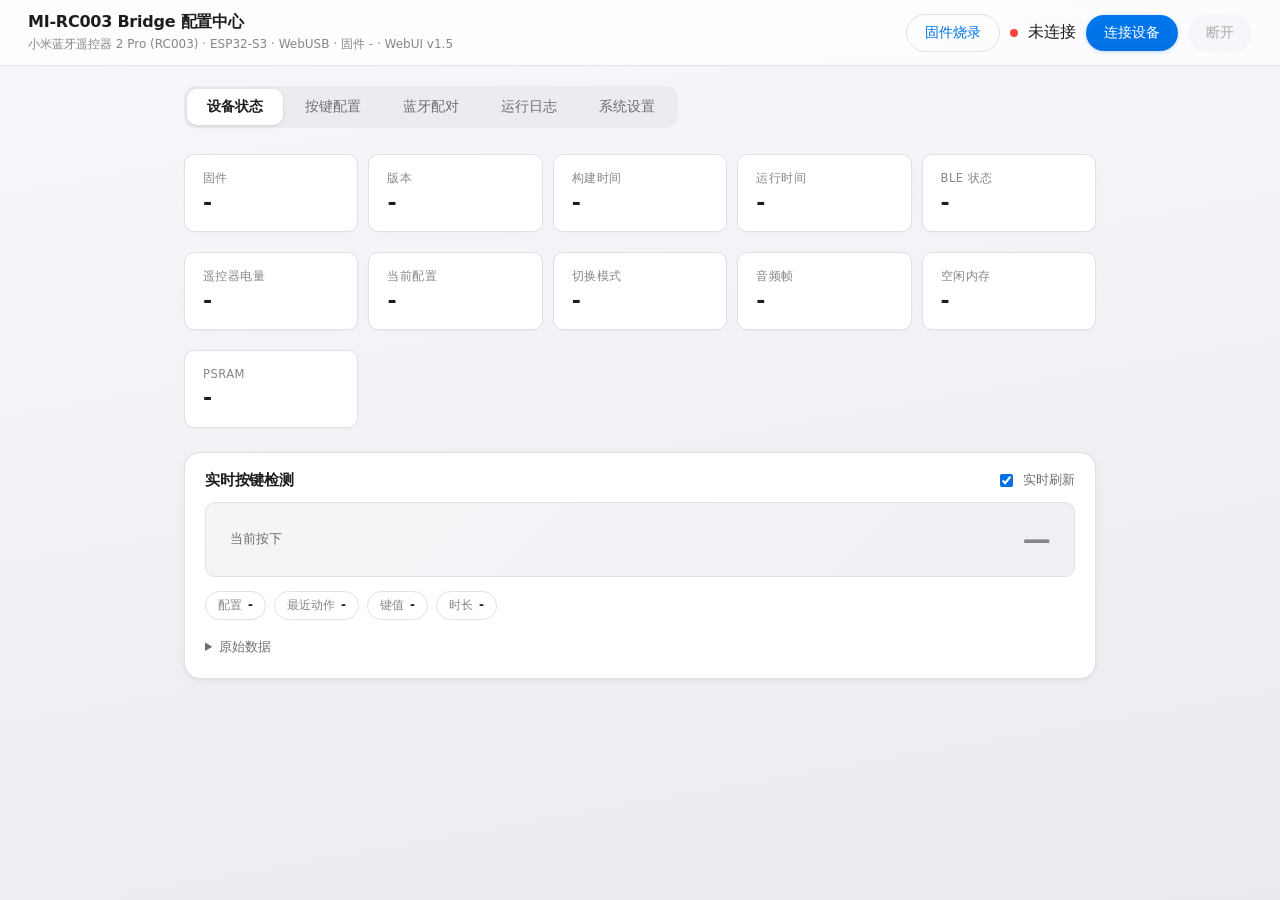
<file: webusb-config/index.html>
<!DOCTYPE html>
<html lang="zh-CN">
<head>
  <meta charset="UTF-8" />
  <meta name="viewport" content="width=device-width, initial-scale=1.0" />
  <meta name="theme-color" content="#fbfbfd" />
  <title>MI-RC003 Bridge - WebUSB 配置中心</title>
  <link rel="stylesheet" href="assets/style.css?v=41" />
</head>
<body>
  <header class="topbar">
    <div class="brand">
      <div>
        <h1>MI-RC003 Bridge 配置中心</h1>
        <p class="subtitle">小米蓝牙遥控器 2 Pro (RC003) · ESP32-S3 · WebUSB · <span id="hdr-version">固件 -</span> · <span id="webui-version">WebUI -</span></p>
      </div>
    </div>
    <div class="conn">
      <a class="btn link" href="flash/">固件烧录</a>
      <span id="conn-dot" class="dot"></span>
      <span id="conn-text">未连接</span>
      <button id="btn-connect" class="btn primary">连接设备</button>
      <button id="btn-disconnect" class="btn" disabled>断开</button>
    </div>
  </header>

  <main>
    <section id="unsupported" class="card warn hidden">
      当前浏览器不支持 WebUSB。请使用桌面版 Chrome / Edge（Android 版 Chrome 不支持 WebUSB）。
    </section>

    <nav class="tabs">
      <button class="tab active" data-tab="status">设备状态</button>
      <button class="tab" data-tab="keymap">按键配置</button>
      <button class="tab" data-tab="ble">蓝牙配对</button>
      <button class="tab" data-tab="logs">运行日志</button>
      <button class="tab" data-tab="system">系统设置</button>
    </nav>

    <!-- ================= 状态 ================= -->
    <section class="panel active" id="panel-status">
      <div class="grid stats">
        <div class="card stat"><span class="label">固件</span><span id="st-firmware" class="value">-</span></div>
        <div class="card stat"><span class="label">版本</span><span id="st-version" class="value">-</span></div>
        <div class="card stat"><span class="label">构建时间</span><span id="st-build" class="value">-</span></div>
        <div class="card stat"><span class="label">运行时间</span><span id="st-uptime" class="value">-</span></div>
        <div class="card stat"><span class="label">BLE 状态</span><span id="st-ble" class="value">-</span></div>
        <div class="card stat"><span class="label">遥控器电量</span><span id="st-battery" class="value">-</span></div>
        <div class="card stat"><span class="label">当前配置</span><span id="st-layer" class="value">-</span></div>
        <div class="card stat"><span class="label">切换模式</span><span id="st-switch" class="value">-</span></div>
        <div class="card stat"><span class="label">音频帧</span><span id="st-frames" class="value">-</span></div>
        <div class="card stat"><span class="label">空闲内存</span><span id="st-heap" class="value">-</span></div>
        <div class="card stat"><span class="label">PSRAM</span><span id="st-psram" class="value">-</span></div>
      </div>
      <div class="card">
        <div class="card-head">
          <h3>实时按键检测</h3>
          <label class="check"><input type="checkbox" id="telemetry-live" checked /> 实时刷新</label>
        </div>
        <div class="live-key">
          <span class="live-label">当前按下</span>
          <span id="live-key-name" class="live-value">—</span>
        </div>
        <div class="live-meta">
          <span class="chip">配置 <b id="live-layer">-</b></span>
          <span class="chip">最近动作 <b id="live-action">-</b></span>
          <span class="chip">键值 <b id="live-codes">-</b></span>
          <span class="chip">时长 <b id="live-duration">-</b></span>
        </div>
        <details class="live-raw">
          <summary>原始数据</summary>
          <pre id="telemetry" class="code">-</pre>
        </details>
      </div>
    </section>

    <!-- ================= 按键配置 ================= -->
    <section class="panel" id="panel-keymap">
      <div class="card">
        <div class="card-head">
          <h3>配置方案</h3>
          <div class="row">
            <button id="btn-keymap-activate" class="btn small">设为当前配置</button>
            <button id="btn-switch-open" class="btn small">配置切换模式…</button>
            <button id="btn-keymap-refresh" class="btn small">读取</button>
            <button id="btn-keymap-save" class="btn small primary">保存到设备</button>
            <button id="btn-keymap-reset" class="btn small danger">恢复出厂</button>
          </div>
        </div>
        <div id="layer-tabs" class="layer-tabs"></div>
        <div class="row" id="remote-profile-row" style="margin-top:10px">
          <label class="check">遥控器型号
            <select id="remote-profile"></select>
          </label>
        </div>
        <p class="hint">各配置方案的按键映射相互独立：只有在当前配置里设置过的按键才会生效。若想让某个手势沿用默认配置，把该动作设为「穿透继承」。<br />将鼠标悬停在按键上可查看当前映射；配置标签前的圆点显示该配置的指示灯颜色，发光圆点表示设备当前生效的配置，点击标签会同时切换设备。</p>
      </div>
      <div id="keymap-grid" class="keymap-grid"></div>
      <p class="remote-info" id="remote-info">将鼠标移到按键上查看映射</p>
    </section>

    <!-- ================= 蓝牙 ================= -->
    <section class="panel" id="panel-ble">
      <div class="card">
        <div class="card-head">
          <h3>已绑定遥控器</h3>
          <div class="row">
            <button id="btn-ble-info" class="btn small">刷新</button>
            <button id="btn-ble-unpair" class="btn small danger">解除绑定</button>
            <button id="btn-ble-reconnect" class="btn small">重新连接</button>
          </div>
        </div>
        <pre id="ble-info" class="code">-</pre>
      </div>
      <div class="card">
        <div class="card-head">
          <h3>扫描附近设备</h3>
          <button id="btn-ble-scan" class="btn small primary">扫描</button>
        </div>
        <p class="hint">拿起遥控器，同时按住「主页键 + 菜单键」3 秒，待指示灯快闪进入配对广播后点击扫描。</p>
        <div class="table-wrap">
          <table id="ble-table">
            <thead><tr><th>名称</th><th>MAC</th><th>RSSI</th><th></th></tr></thead>
            <tbody></tbody>
          </table>
        </div>
      </div>
    </section>

    <!-- ================= 日志 ================= -->
    <section class="panel" id="panel-logs">
      <div class="card">
        <div class="card-head">
          <h3>设备日志</h3>
          <div class="row">
            <label class="check"><input type="checkbox" id="log-auto" checked /> 自动刷新</label>
            <button id="btn-logs-refresh" class="btn small">刷新</button>
            <button id="btn-logs-clear" class="btn small danger">清空</button>
          </div>
        </div>
        <pre id="log-view" class="code log-view"></pre>
      </div>
    </section>

    <!-- ================= 系统 ================= -->
    <section class="panel" id="panel-system">
      <div class="card">
        <h3>设备信息</h3>
        <pre id="device-info" class="code">-</pre>
      </div>
      <div class="card">
        <h3>操作</h3>
        <div class="row">
          <button id="btn-restart" class="btn">重启设备</button>
          <button id="btn-nvs-reset" class="btn danger">恢复出厂设置 (清空 NVS)</button>
        </div>
        <p class="hint">恢复出厂设置会清除按键映射与蓝牙绑定信息，设备将自动重启。</p>
      </div>
      <div class="card">
        <h3>原始配置 (JSON)</h3>
        <p class="hint">可在此直接导入 / 导出完整多配置方案。</p>
        <textarea id="raw-json" class="raw" spellcheck="false"></textarea>
        <div class="row">
          <button id="btn-json-load" class="btn small">从设备读取</button>
          <button id="btn-json-apply" class="btn small primary">写入设备</button>
        </div>
      </div>
    </section>
  </main>

  <!-- 按键编辑弹窗 -->
  <div id="modal" class="modal hidden">
    <div class="modal-box">
      <div class="card-head">
        <h3 id="modal-title">按键配置</h3>
        <div class="row">
          <button id="modal-apply-keys" class="btn small primary">应用按键</button>
          <button id="modal-close" class="btn small">关闭</button>
        </div>
      </div>
      <div id="modal-body"></div>
      <div class="row end">
        <button id="modal-clear" class="btn small danger">清除此键</button>
        <button id="modal-cancel" class="btn small">取消</button>
        <button id="modal-apply" class="btn small primary">应用</button>
      </div>
    </div>
  </div>

  <div id="toast" class="toast hidden"></div>

  <!-- 配置切换模式弹窗 -->
  <div id="switch-modal" class="modal hidden">
    <div class="modal-box">
      <div class="card-head">
        <h3>配置切换模式</h3>
        <button id="switch-modal-close" class="btn small">关闭</button>
      </div>
      <p class="hint">
        长按「电视键」进入配置切换模式（短按仍为 F8）；也可在按键配置中把任意按键的动作设为「进入配置切换模式」。<br />
        进入后指示灯以当前配置颜色呼吸闪烁：按「确定键」切换回默认配置，按方向键切换到对应配置并自动退出；再次按「当前配置中绑定为进入切换模式」的按键退出（仅当前配置的绑定有效），「返回键」始终可退出，电视键仅在「连按 5 次进入」或「当前配置绑定为切换键」时可退出，约 5 秒无操作自动退出。<br />
        若当前配置未设置切换按键，可快速连按「电视键」5 次进入切换模式；进入后 2 秒内忽略电视键，避免连按尾键立即退出。<br />
        「确定键」固定为默认配置，不可修改；下方仅可修改四个方向键对应的配置。
      </p>
      <div id="switch-map" class="switch-map"></div>
      <div class="row end">
        <button id="switch-modal-cancel" class="btn small">取消</button>
        <button id="switch-modal-apply" class="btn small primary">应用</button>
      </div>
    </div>
  </div>

  <script src="assets/mi-rc003.js?v=11"></script>
  <script src="assets/app.js?v=61"></script>
</body>
</html>
</file>
<file: webusb-config/assets/style.css>
:root {
  color-scheme: light;
  /* Apple / Xiaomi inspired light palette – refined */
  --bg: #f0f0f4;
  --bg-grad: #f8f8fc;
  --surface: #ffffff;
  --surface-2: #f5f5f7;
  --surface-3: #ececf0;
  --border: #e0e0e5;
  --border-strong: #cdced4;
  --text: #1d1d1f;
  --text-2: #6e6e73;
  --text-3: #86868b;
  --accent: #0071e3;
  --accent-hover: #0077ed;
  --accent-deep: #0055b3;
  --accent-soft: rgba(0, 113, 227, 0.08);
  --accent-glow: rgba(0, 113, 227, 0.18);
  --green: #30d158;
  --green-deep: #28a745;
  --red: #ff453a;
  --red-soft: rgba(255, 69, 58, 0.08);
  --orange: #ff9f0a;
  --yellow: #ffd60a;
  --shadow-xs: 0 1px 2px rgba(0, 0, 0, 0.03);
  --shadow-sm: 0 1px 3px rgba(0, 0, 0, 0.04), 0 2px 8px rgba(0, 0, 0, 0.04);
  --shadow-md: 0 4px 12px rgba(0, 0, 0, 0.06), 0 1px 3px rgba(0, 0, 0, 0.04);
  --shadow-lg: 0 8px 30px rgba(0, 0, 0, 0.08), 0 2px 8px rgba(0, 0, 0, 0.04);
  --shadow-xl: 0 20px 60px rgba(0, 0, 0, 0.1), 0 4px 16px rgba(0, 0, 0, 0.06);
  --radius: 16px;
  --radius-sm: 10px;
  --radius-xs: 8px;
}

* { box-sizing: border-box; }

html { scroll-behavior: smooth; }

body {
  margin: 0;
  font-family: -apple-system, BlinkMacSystemFont, "SF Pro Text", "SF Pro Display",
    "PingFang SC", "Helvetica Neue", "Microsoft YaHei", system-ui, sans-serif;
  background: linear-gradient(170deg, var(--bg-grad) 0%, var(--bg) 60%, #eaeaf0 100%);
  color: var(--text);
  min-height: 100vh;
  -webkit-font-smoothing: antialiased;
  text-rendering: optimizeLegibility;
}

h1, h2, h3 { margin: 0; font-weight: 600; letter-spacing: -0.015em; }

/* ----------------------------- top bar ----------------------------- */
.topbar {
  display: flex;
  align-items: center;
  justify-content: space-between;
  gap: 16px;
  padding: 12px 28px;
  background: rgba(255, 255, 255, 0.72);
  border-bottom: 1px solid var(--border);
  position: sticky;
  top: 0;
  backdrop-filter: saturate(180%) blur(24px);
  -webkit-backdrop-filter: saturate(180%) blur(24px);
  z-index: 20;
  flex-wrap: wrap;
}

.brand { display: flex; align-items: center; gap: 14px; }
h1 { font-size: 16px; font-weight: 600; }
.subtitle { margin: 3px 0 0; color: var(--text-3); font-size: 12px; }

.conn { display: flex; align-items: center; gap: 10px; }
.dot {
  width: 8px; height: 8px; border-radius: 50%;
  background: var(--red);
  transition: background 0.3s ease, box-shadow 0.3s ease;
  box-shadow: 0 0 0 0 transparent;
}
.dot.on {
  background: var(--green);
  box-shadow: 0 0 0 3px rgba(48, 209, 88, 0.25), 0 0 8px rgba(48, 209, 88, 0.15);
  animation: dot-pulse 2s ease-in-out infinite;
}
@keyframes dot-pulse {
  0%, 100% { box-shadow: 0 0 0 3px rgba(48, 209, 88, 0.25), 0 0 8px rgba(48, 209, 88, 0.15); }
  50% { box-shadow: 0 0 0 5px rgba(48, 209, 88, 0.12), 0 0 12px rgba(48, 209, 88, 0.08); }
}

main { max-width: 960px; margin: 0 auto; padding: 20px 24px 72px; }

/* ----------------------------- tabs (segmented) ----------------------------- */
.tabs {
  display: inline-flex;
  gap: 2px;
  margin: 0 0 26px;
  padding: 3px;
  border-radius: 12px;
  background: var(--surface-3);
  flex-wrap: wrap;
}
.tab {
  background: transparent;
  color: var(--text-2);
  border: none;
  padding: 9px 20px;
  border-radius: 10px;
  cursor: pointer;
  font-size: 13.5px;
  font-weight: 500;
  transition: all 0.2s ease;
  position: relative;
}
.tab:hover { color: var(--text); background: rgba(255, 255, 255, 0.4); }
.tab.active {
  background: #fff;
  color: var(--text);
  box-shadow: 0 1px 4px rgba(0, 0, 0, 0.1), 0 0.5px 1px rgba(0, 0, 0, 0.04);
  font-weight: 600;
}

.panel { display: none; }
.panel.active { display: block; animation: panel-in 0.3s ease; }
@keyframes panel-in {
  from { opacity: 0; transform: translateY(8px); }
  to { opacity: 1; transform: translateY(0); }
}

/* ----------------------------- cards ----------------------------- */
.card {
  background: var(--surface);
  border: 1px solid var(--border);
  border-radius: var(--radius);
  padding: 18px 20px;
  margin-bottom: 10px;
  box-shadow: var(--shadow-sm);
  transition: box-shadow 0.2s ease;
}
.card:hover { box-shadow: var(--shadow-md); }
.card.warn {
  border-color: var(--yellow);
  background: linear-gradient(135deg, #fffef5 0%, #fffbe6 100%);
  color: #6b5000;
}
.card-head {
  display: flex;
  align-items: center;
  justify-content: space-between;
  gap: 12px;
  margin-bottom: 12px;
  flex-wrap: wrap;
}
.card-head h3 { font-size: 15px; font-weight: 600; }

/* ----------------------------- stats ----------------------------- */
.grid { display: grid; gap: 10px; }
.stats {
  grid-template-columns: repeat(auto-fill, minmax(155px, 1fr));
  margin-bottom: 14px;
}
.stat {
  display: flex;
  flex-direction: column;
  gap: 5px;
  padding: 16px 18px;
  border-radius: var(--radius-sm);
  background: var(--surface);
  border: 1px solid var(--border);
  box-shadow: var(--shadow-xs);
  transition: transform 0.2s ease, box-shadow 0.2s ease;
}
.stat:hover {
  transform: translateY(-2px);
  box-shadow: var(--shadow-md);
}
.stat .label { color: var(--text-3); font-size: 11.5px; font-weight: 500; text-transform: uppercase; letter-spacing: 0.04em; }
.stat .value { font-size: 22px; font-weight: 700; letter-spacing: -0.025em; line-height: 1.1; }
.stat .value.on { color: var(--accent); }

/* ----------------------------- buttons ----------------------------- */
.btn {
  background: var(--surface-3);
  color: var(--text);
  border: none;
  border-radius: 980px;
  padding: 9px 18px;
  cursor: pointer;
  font-size: 13.5px;
  font-weight: 500;
  font-family: inherit;
  transition: all 0.18s ease;
  position: relative;
  overflow: hidden;
}
.btn:hover:not(:disabled) { background: #dddde2; transform: translateY(-0.5px); }
.btn:active:not(:disabled) { transform: scale(0.97); }
.btn:focus-visible { outline: 3px solid var(--accent-glow); outline-offset: 2px; }
.btn:disabled { opacity: 0.36; cursor: not-allowed; }
.btn.small { padding: 7px 14px; font-size: 13px; }
.btn.primary {
  background: linear-gradient(180deg, var(--accent-hover) 0%, var(--accent) 100%);
  color: #fff;
  box-shadow: 0 1px 4px rgba(0, 113, 227, 0.25);
}
.btn.primary:hover:not(:disabled) {
  background: linear-gradient(180deg, #3399ff 0%, var(--accent-hover) 100%);
  box-shadow: 0 2px 8px rgba(0, 113, 227, 0.3);
}
.btn.danger { background: var(--red-soft); color: var(--red); }
.btn.danger:hover:not(:disabled) { background: #ffe0de; }
a.btn.link {
  display: inline-flex;
  align-items: center;
  gap: 6px;
  text-decoration: none;
  background: transparent;
  border: 1px solid var(--border);
  color: var(--accent);
}
a.btn.link:hover { background: var(--accent-soft); border-color: rgba(0, 113, 227, 0.2); }
.row { display: flex; gap: 10px; align-items: center; flex-wrap: wrap; }
.row.end { justify-content: flex-end; margin-top: 12px; }
.hint { color: var(--text-2); font-size: 13px; margin: 8px 0 0; line-height: 1.6; }

/* ----------------------------- code ----------------------------- */
.code {
  background: var(--surface-2);
  border: 1px solid var(--border);
  border-radius: var(--radius-sm);
  padding: 14px 16px;
  font-family: "SF Mono", "Cascadia Code", Menlo, Consolas, monospace;
  font-size: 12px;
  line-height: 1.7;
  color: var(--text);
  overflow: auto;
  max-height: 260px;
  white-space: pre-wrap;
  word-break: break-word;
  margin: 0;
}
.log-view { max-height: 460px; }

/* ----------------------------- live key ----------------------------- */
.live-key {
  display: flex;
  align-items: center;
  justify-content: space-between;
  gap: 14px;
  padding: 20px 24px;
  margin-bottom: 14px;
  border-radius: var(--radius-sm);
  background: linear-gradient(135deg, var(--surface-2) 0%, #eef0f5 100%);
  border: 1px solid var(--border);
}
.live-key .live-label { color: var(--text-2); font-size: 13px; font-weight: 500; }
.live-key .live-value {
  font-size: 28px;
  font-weight: 700;
  letter-spacing: -0.03em;
  color: var(--text-3);
  transition: color 0.15s ease;
}
.live-key .live-value.active { color: var(--accent); }

/* ----------------------------- layer tabs ----------------------------- */
.layer-tabs { display: flex; gap: 8px; flex-wrap: wrap; margin-bottom: 16px; }
.layer-tab {
  display: inline-flex;
  align-items: center;
  justify-content: center;
  gap: 8px;
  padding: 8px 16px;
  border-radius: 980px;
  border: 1px solid var(--border-strong);
  background: var(--surface);
  color: var(--text-2);
  cursor: pointer;
  font-size: 13px;
  font-weight: 500;
  line-height: 1;
  white-space: nowrap;
  transition: all 0.18s ease;
}
.layer-tab:hover { border-color: var(--accent); color: var(--text); }
.layer-tab.active {
  background: var(--text);
  border-color: var(--text);
  color: #fff;
  box-shadow: 0 2px 8px rgba(0, 0, 0, 0.15);
}

/* ----------------------------- switch map ----------------------------- */
.switch-map {
  display: grid;
  grid-template-columns: repeat(auto-fill, minmax(220px, 1fr));
  gap: 10px;
  margin-top: 16px;
}
.switch-row {
  display: flex;
  align-items: center;
  justify-content: space-between;
  gap: 10px;
  padding: 10px 14px;
  border: 1px solid var(--border-strong);
  border-radius: 12px;
  background: var(--surface);
}
.switch-row .switch-key {
  font-size: 14px;
  font-weight: 500;
  color: var(--text);
}
.switch-row.locked { background: var(--bg); }
.switch-row.locked .switch-key { color: var(--text-2); }
.switch-picker { position: relative; flex: 0 0 auto; }
.switch-picker-btn {
  display: inline-flex;
  align-items: center;
  gap: 8px;
  min-width: 132px;
  padding: 7px 10px;
  border-radius: 8px;
  border: 1px solid var(--border-strong);
  background: var(--surface);
  color: var(--text);
  font-size: 13px;
  cursor: pointer;
  transition: border-color 0.15s ease;
}
.switch-picker-btn:hover:not(:disabled) { border-color: var(--accent); }
.switch-picker-btn:disabled { cursor: default; opacity: 0.7; }
.switch-picker-name { flex: 1; text-align: left; }
.switch-caret { color: var(--text-3); font-size: 10px; }
.switch-dot {
  width: 10px;
  height: 10px;
  border-radius: 50%;
  flex: 0 0 auto;
  box-shadow: inset 0 0 0 1px rgba(0, 0, 0, 0.12);
}
.switch-picker-menu {
  position: absolute;
  top: calc(100% + 4px);
  right: 0;
  z-index: 30;
  min-width: 100%;
  padding: 4px;
  border-radius: 10px;
  border: 1px solid var(--border-strong);
  background: var(--surface);
  box-shadow: 0 8px 24px rgba(0, 0, 0, 0.16);
  display: flex;
  flex-direction: column;
  gap: 2px;
}
.switch-picker-menu.hidden { display: none; }
.switch-picker-item {
  display: flex;
  align-items: center;
  gap: 8px;
  padding: 7px 10px;
  border: none;
  border-radius: 7px;
  background: transparent;
  color: var(--text);
  font-size: 13px;
  text-align: left;
  cursor: pointer;
  white-space: nowrap;
}
.switch-picker-item:hover { background: var(--bg); }
.switch-picker-item.active {
  background: rgba(0, 113, 227, 0.12);
  color: var(--accent);
  font-weight: 600;
}

/* ----------------------------- remote (Xiaomi RC003) ----------------------------- */
.remote {
  position: relative;
  width: min(150px, 60vw);
  margin: 0 auto;
  padding: 22px 18px 26px;
  display: flex;
  flex-direction: column;
  align-items: center;
  border: none;
  border-radius: 30px;
  /* Clean, brighter silver/aluminum body */
  background: linear-gradient(145deg, #eeedea 0%, #e4e2de 50%, #d8d6d1 100%);
  box-shadow:
    0 18px 40px rgba(0, 0, 0, 0.12),
    0 4px 12px rgba(0, 0, 0, 0.06);
}
/* Top-light sheen */
.remote::after {
  content: "";
  position: absolute;
  inset: 0;
  border-radius: 30px;
  background: linear-gradient(180deg, rgba(255, 255, 255, 0.12) 0%, transparent 30%);
  pointer-events: none;
}

.remote-top {
  width: 100%;
  display: flex;
  justify-content: space-between;
  margin-bottom: 16px;
}

/* Power & Mic: flat circles on silver body */
.utility {
  display: grid;
  place-items: center;
  background: #d3d0ca;
  color: #4a4a4a;
  border: none;
  cursor: pointer;
  font-family: inherit;
  transition: background 0.18s ease, color 0.18s ease, transform 0.18s ease;
  width: 40px;
  height: 40px;
  border-radius: 50%;
}
.utility svg {
  width: 17px; height: 17px; fill: none;
  stroke: currentColor; stroke-width: 2; stroke-linecap: round; stroke-linejoin: round;
}
.utility:hover {
  background: #c5c1bb;
  color: #2a2a2a;
}
.utility:active {
  background: #b7b3ad;
  transform: scale(0.96);
}

/* Dark charcoal buttons (back, home, menu, TV, volume) — flat */
.round, .volume button {
  display: grid;
  place-items: center;
  background: #2b2c2f;
  color: #8e8f91;
  border: none;
  cursor: pointer;
  font-family: inherit;
  transition: background 0.18s ease, color 0.18s ease, transform 0.18s ease;
}
.round svg {
  width: 19px; height: 19px; fill: none;
  stroke: currentColor; stroke-width: 1.8; stroke-linecap: round; stroke-linejoin: round;
}
.round:hover, .volume button:hover {
  background: #3a3c40;
  color: #c0c1c4;
}
.round:active, .volume button:active {
  background: #212225;
  transform: scale(0.96);
}

/* D-pad: colored-ring style with icons */
.dpad {
  --ring: 28px;
  position: relative;
  width: 100%;
  aspect-ratio: 1;
  margin: 0 0 18px;
}
.arc {
  position: absolute;
  inset: 0;
  border-radius: 50%;
  border: var(--ring) solid transparent;
  background: transparent;
  cursor: pointer;
  color: #3a3b3e;
  transition: color 0.2s ease, filter 0.2s ease;
}
.arc.up    { border-top-color: currentColor; clip-path: polygon(0 0, 100% 0, 50% 50%); }
.arc.right { border-right-color: currentColor; clip-path: polygon(100% 0, 100% 100%, 50% 50%); }
.arc.down  { border-bottom-color: currentColor; clip-path: polygon(0 100%, 100% 100%, 50% 50%); }
.arc.left  { border-left-color: currentColor; clip-path: polygon(0 0, 0 100%, 50% 50%); }
.arc:hover {
  color: #56585d;
  filter: brightness(1.15);
}
.arc:active {
  color: #6b6d73;
  filter: brightness(1.25);
}
/* Direction arrow icons centered on each ring band */
.arc svg {
  position: absolute;
  width: 13px; height: 13px;
  fill: #fff;
  opacity: 0.85;
  filter: drop-shadow(0 1px 2px rgba(0, 0, 0, 0.3));
  transition: opacity 0.2s ease, transform 0.2s ease;
}
.arc:hover svg { opacity: 1; transform: scale(1.15); }
.arc.up svg    { top: calc(-1 * var(--ring) / 2); left: 50%; transform: translate(-50%, -50%); }
.arc.down svg  { bottom: calc(-1 * var(--ring) / 2); left: 50%; transform: translate(-50%, 50%); }
.arc.left svg  { left: calc(-1 * var(--ring) / 2); top: 50%; transform: translate(-50%, -50%); }
.arc.right svg { right: calc(-1 * var(--ring) / 2); top: 50%; transform: translate(50%, -50%); }
.arc.up:hover svg    { transform: translate(-50%, -50%) scale(1.15); }
.arc.down:hover svg  { transform: translate(-50%, 50%) scale(1.15); }
.arc.left:hover svg  { transform: translate(-50%, -50%) scale(1.15); }
.arc.right:hover svg { transform: translate(50%, -50%) scale(1.15); }

/* OK center button */
.dp.ok {
  position: absolute;
  top: 50%;
  left: 50%;
  width: 54%;
  height: 54%;
  transform: translate(-50%, -50%);
  background: linear-gradient(180deg, #43444a 0%, #333438 100%);
  border: 1.5px solid rgba(255, 255, 255, 0.65);
  border-radius: 50%;
  color: #c8c9cc;
  cursor: pointer;
  box-shadow:
    0 4px 12px rgba(0, 0, 0, 0.2),
    inset 0 1px 0 rgba(255, 255, 255, 0.08);
  transition: all 0.18s ease;
}
.dp.ok:hover {
  background: linear-gradient(180deg, #4f5056 0%, #3e3f44 100%);
  color: #fff;
  transform: translate(-50%, -50%) scale(1.03);
  box-shadow: 0 6px 16px rgba(0, 0, 0, 0.25), inset 0 1px 0 rgba(255, 255, 255, 0.1);
}
.dp.ok:active { transform: translate(-50%, -50%) scale(0.96); }

.remote-controls {
  width: 100%;
  display: grid;
  grid-template-columns: 1fr 1fr;
  gap: 10px;
  justify-items: start;
  align-items: center;
}
.remote-controls .volume,
.remote-controls .round.tv { justify-self: end; }
.round { width: 46px; height: 46px; border-radius: 50%; }
.round.back svg { width: 21px; }
.round.home svg, .round.menu svg { width: 19px; }
.round.tv { font-size: 10px; font-weight: 700; }
.round.tv span {
  display: inline-flex;
  align-items: center;
  justify-content: center;
  min-width: 21px;
  height: 15px;
  padding: 0 3px;
  border: 1.5px solid currentColor;
  border-radius: 4px;
  line-height: 1;
}
.volume {
  width: 46px;
  grid-row: span 2;
  align-self: stretch;
  overflow: hidden;
  display: grid;
  grid-template-rows: 1fr 1fr;
  border-radius: 23px;
  border: none;
  background: #2b2c2f;
}
.volume button { border-radius: 0; border: none; font-size: 20px; font-weight: 200; }
.volume button:first-child { border-bottom: 1px solid #3a3b3e; }

.remote-info {
  text-align: center;
  color: var(--text-2);
  font-size: 13px;
  margin: 16px 0 0;
  min-height: 20px;
}
.remote-info b { color: var(--text); font-weight: 600; }

/* ----------------------------- tables ----------------------------- */
table { width: 100%; border-collapse: collapse; font-size: 13px; }
th, td { text-align: left; padding: 11px 10px; border-bottom: 1px solid var(--border); }
th { color: var(--text-3); font-weight: 500; font-size: 12px; text-transform: uppercase; letter-spacing: 0.04em; }
tbody tr { transition: background 0.12s ease; }
tbody tr:hover { background: var(--surface-2); }
tbody tr:last-child td { border-bottom: none; }
.table-wrap { overflow: auto; max-height: 320px; }

/* ----------------------------- modal ----------------------------- */
.modal {
  position: fixed;
  inset: 0;
  background: rgba(0, 0, 0, 0.4);
  backdrop-filter: blur(8px);
  -webkit-backdrop-filter: blur(8px);
  display: flex;
  align-items: center;
  justify-content: center;
  z-index: 40;
  padding: 20px;
  animation: modal-bg-in 0.2s ease;
}
@keyframes modal-bg-in { from { opacity: 0; } }
.modal.hidden, .hidden { display: none !important; }
.modal-box {
  width: min(1080px, 100%);
  max-height: 88vh;
  overflow: auto;
  background: var(--surface);
  border: 1px solid var(--border);
  border-radius: 20px;
  padding: 26px;
  box-shadow: var(--shadow-xl);
  animation: modal-box-in 0.25s ease;
}
@keyframes modal-box-in {
  from { opacity: 0; transform: scale(0.96) translateY(8px); }
  to { opacity: 1; transform: scale(1) translateY(0); }
}

/* ----------------------------- forms ----------------------------- */
.field { margin: 12px 0; }
.field label { display: block; color: var(--text-2); font-size: 12px; font-weight: 500; margin-bottom: 6px; }
input[type="text"], input[type="number"], select, textarea {
  width: 100%;
  background: var(--surface-2);
  border: 1px solid var(--border-strong);
  color: var(--text);
  border-radius: var(--radius-xs);
  padding: 10px 12px;
  font-size: 14px;
  font-family: inherit;
  transition: border-color 0.18s ease, box-shadow 0.18s ease, background 0.18s ease;
}
input:focus, select:focus, textarea:focus {
  outline: none;
  background: #fff;
  border-color: var(--accent);
  box-shadow: 0 0 0 3px var(--accent-glow);
}
textarea.raw { min-height: 220px; font-family: "SF Mono", "Cascadia Code", Menlo, Consolas, monospace; font-size: 12px; }
.check { display: inline-flex; align-items: center; gap: 7px; color: var(--text-2); font-size: 13px; cursor: pointer; }
.check input { width: auto; accent-color: var(--accent); }
.mods { display: flex; flex-wrap: wrap; gap: 8px 16px; }
.mods .check { font-size: 12px; }
.action-block {
  border: 1px solid var(--border);
  border-radius: var(--radius-sm);
  padding: 16px;
  margin: 12px 0;
  background: var(--surface-2);
}
.action-block h4 { margin: 0 0 10px; font-size: 13px; font-weight: 600; color: var(--text); }
.inline { display: flex; gap: 12px; flex-wrap: wrap; }
.inline > * { flex: 1; min-width: 120px; }

/* ----------------------------- toast ----------------------------- */
.toast {
  position: fixed;
  bottom: 28px;
  left: 50%;
  transform: translateX(-50%);
  background: var(--text);
  color: #fff;
  padding: 12px 24px;
  border-radius: 980px;
  z-index: 60;
  box-shadow: 0 12px 40px rgba(0, 0, 0, 0.2);
  font-size: 14px;
  font-weight: 500;
  animation: toast-in 0.25s ease;
}
@keyframes toast-in {
  from { opacity: 0; transform: translate(-50%, 12px); }
  to { opacity: 1; transform: translate(-50%, 0); }
}
.toast.error { background: var(--red); box-shadow: 0 12px 40px rgba(255, 69, 58, 0.25); }

/* ----------------------------- keymap usability ----------------------------- */
/* Per-config LED indicator: the dot mirrors each layer's own led_color */
.layer-tab::before {
  content: "";
  flex: 0 0 auto;
  width: 8px; height: 8px;
  border-radius: 50%;
  background: var(--layer-color, var(--green));
  box-shadow: inset 0 0 0 1px rgba(0, 0, 0, 0.14);
  transition: box-shadow 0.18s ease, transform 0.18s ease;
}
.layer-tab.device-active { color: var(--text); }
.layer-tab.device-active::before {
  transform: scale(1.15);
  box-shadow:
    inset 0 0 0 1px rgba(0, 0, 0, 0.14),
    0 0 0 3px rgba(0, 0, 0, 0.05),
    0 0 9px var(--layer-color, var(--green));
}
.layer-tab.active::before { box-shadow: inset 0 0 0 1px rgba(255, 255, 255, 0.9); }
.layer-tab.active.device-active { color: #fff; }
.layer-tab.active.device-active::before {
  box-shadow:
    inset 0 0 0 1px rgba(255, 255, 255, 0.9),
    0 0 10px var(--layer-color, var(--green));
}



/* ----------------------------- live key status ----------------------------- */
.live-meta { display: flex; flex-wrap: wrap; gap: 8px; margin: 0 0 14px; }
.live-meta .chip {
  display: inline-flex;
  align-items: center;
  gap: 6px;
  padding: 5px 12px;
  border-radius: 980px;
  background: var(--surface);
  border: 1px solid var(--border);
  font-size: 12px;
  color: var(--text-3);
}
.live-meta .chip b { color: var(--text); font-weight: 600; }
.live-raw { margin: 0; }
.live-raw summary { cursor: pointer; color: var(--text-2); font-size: 13px; padding: 4px 0; }
.live-raw[open] summary { margin-bottom: 10px; }

.live-key .live-value.active { animation: live-pulse 0.4s ease; }
@keyframes live-pulse {
  0% { transform: scale(1); }
  40% { transform: scale(1.12); }
  100% { transform: scale(1); }
}

.utility.pressed {
  background: linear-gradient(160deg, #62d986 0%, var(--green-deep) 100%) !important;
  border-color: var(--green-deep) !important;
  color: #fff !important;
  box-shadow: 0 0 10px rgba(48, 209, 88, 0.35), 0 2px 6px rgba(0, 0, 0, 0.1) !important;
}
.round.pressed, .volume button.pressed, .dp.ok.pressed {
  background: linear-gradient(180deg, #3ddc84 0%, var(--green-deep) 100%) !important;
  border-color: var(--green-deep) !important;
  color: #fff !important;
  box-shadow: 0 0 12px rgba(48, 209, 88, 0.4), 0 2px 6px rgba(0, 0, 0, 0.12) !important;
}
.arc.pressed { color: var(--green) !important; }

/* ----------------------------- key editor ----------------------------- */
.gesture-tabs {
  display: inline-flex;
  gap: 2px;
  padding: 3px;
  border-radius: 12px;
  background: var(--surface-3);
  margin-bottom: 14px;
}
.gesture-tab {
  border: none;
  background: transparent;
  color: var(--text-2);
  padding: 7px 18px;
  border-radius: 10px;
  cursor: pointer;
  font-size: 13px;
  font-weight: 500;
  font-family: inherit;
  transition: all 0.18s ease;
}
.gesture-tab:hover { color: var(--text); background: rgba(255, 255, 255, 0.4); }
.gesture-tab.active { background: #fff; color: var(--text); box-shadow: 0 1px 4px rgba(0, 0, 0, 0.1); font-weight: 600; }
.gesture-tab.disabled { opacity: 0.35; cursor: not-allowed; }
.gesture-tab.disabled:hover { color: var(--text-2); background: transparent; }
.gesture-tab.has-action::after {
  content: "";
  display: inline-block;
  width: 6px;
  height: 6px;
  border-radius: 50%;
  background: var(--accent);
  margin-left: 6px;
  vertical-align: middle;
}

.preset-bar {
  display: flex;
  flex-direction: column;
  gap: 8px;
  margin-bottom: 16px;
  padding: 12px 14px;
  background: var(--surface-2);
  border: 1px solid var(--border);
  border-radius: var(--radius-sm);
}
.preset-group { display: flex; align-items: center; gap: 8px; flex-wrap: wrap; }
.preset-label { color: var(--text-3); font-size: 12px; min-width: 42px; font-weight: 500; }
.preset {
  border: 1px solid var(--border-strong);
  background: var(--surface);
  color: var(--text);
  border-radius: var(--radius-xs);
  padding: 5px 11px;
  font-size: 12px;
  font-family: inherit;
  cursor: pointer;
  transition: all 0.15s ease;
}
.preset:hover {
  border-color: var(--accent);
  color: var(--accent);
  background: var(--accent-soft);
  transform: translateY(-1px);
}
.preset:active { transform: scale(0.95); }

/* ---- Visual keyboard layout ---- */
/* One 92-column grid (4 columns per key unit). Keys are placed explicitly via
   grid-row/grid-column so all clusters line up and the numpad "+"/"Enter" can
   span two rows. The grid keeps a min width and scrolls on narrow screens. */
.kb-full {
  background: linear-gradient(180deg, var(--surface-2) 0%, #eceef3 100%);
  border: 1px solid var(--border);
  border-radius: var(--radius-sm);
  padding: 10px;
  overflow-x: auto;
  -webkit-overflow-scrolling: touch;
}
.kb-rows {
  display: grid;
  grid-template-columns: repeat(92, minmax(0, 1fr));
  grid-auto-rows: minmax(40px, 40px);
  gap: 5px 0;
  min-width: 920px;
  align-items: stretch;
}
.kb-key {
  display: flex;
  flex-direction: column;
  align-items: center;
  justify-content: center;
  gap: 1px;
  margin: 1.5px;
  height: 100%;
  min-height: 40px;
  padding: 1px 2px;
  background: linear-gradient(180deg, #ffffff 0%, #f1f1f3 100%);
  border: 1px solid #d4d4d9;
  border-bottom-color: #c2c2c8;
  border-radius: 5px;
  color: #3a3a3c;
  font-family: inherit;
  font-size: 11px;
  font-weight: 500;
  line-height: 1;
  text-align: center;
  cursor: pointer;
  overflow: hidden;
  user-select: none;
  box-shadow: 0 1px 0 rgba(0, 0, 0, 0.04);
  transition: background 0.12s ease, border-color 0.12s ease, color 0.12s ease,
    transform 0.08s ease, box-shadow 0.12s ease;
}
.kb-key:hover {
  background: linear-gradient(180deg, #eaf3ff 0%, #d8e8fd 100%);
  border-color: var(--accent);
  color: var(--accent);
  transform: translateY(-1px);
  box-shadow: 0 2px 6px rgba(0, 113, 227, 0.15);
}
.kb-key:active {
  transform: translateY(1px);
  box-shadow: none;
}
.kb-key:focus-visible {
  outline: 2px solid var(--accent);
  outline-offset: 1px;
}
.kb-key.active {
  background: linear-gradient(180deg, #3f9bff 0%, var(--accent) 100%);
  border-color: var(--accent-deep);
  color: #fff;
  box-shadow: 0 0 0 2px rgba(0, 113, 227, 0.2), 0 2px 6px rgba(0, 113, 227, 0.35);
}
.kb-key.active:hover {
  background: linear-gradient(180deg, #59aaff 0%, var(--accent-hover) 100%);
  color: #fff;
}
.kb-key .kb-key-label {
  pointer-events: none;
  min-width: 0;
  max-width: 100%;
  white-space: nowrap;
}
.kb-key .kb-key-label.long {
  font-size: 9px;
  letter-spacing: -0.03em;
}
/* Symbol keycaps: shifted glyph above the base glyph */
.kb-key .kb-leg {
  display: block;
  line-height: 1;
  pointer-events: none;
}
.kb-key .kb-leg-shift { font-size: 8.5px; opacity: 0.6; }
.kb-key .kb-leg-base { font-size: 11.5px; }

/* Inline keyboard in editor */
.kb-inline { margin-top: 6px; }
.kb-inline .kb-full {
  max-height: 320px;
  overflow-y: auto;
}
.kb-selected-name {
  color: var(--accent);
  font-weight: 600;
}

/* ----------------------------- scrollbar ----------------------------- */
::-webkit-scrollbar { width: 6px; height: 6px; }
::-webkit-scrollbar-track { background: transparent; }
::-webkit-scrollbar-thumb { background: rgba(0, 0, 0, 0.12); border-radius: 3px; }
::-webkit-scrollbar-thumb:hover { background: rgba(0, 0, 0, 0.2); }

/* ----------------------------- reduced motion ----------------------------- */
@media (prefers-reduced-motion: reduce) {
  *, *::before, *::after {
    animation-duration: 0.01ms !important;
    transition-duration: 0.01ms !important;
  }
}

/* ----------------------------- responsive ----------------------------- */
@media (max-width: 640px) {
  .topbar { padding: 10px 14px; }
  main { padding: 18px 14px 80px; }
  .remote { width: min(138px, 62vw); padding: 24px 16px 32px; border-radius: 26px; }
  .stats { grid-template-columns: repeat(auto-fill, minmax(130px, 1fr)); }
  .stat .value { font-size: 20px; }
  .kb-full { padding: 8px; }
  .kb-rows { min-width: 860px; }
}
</file>
